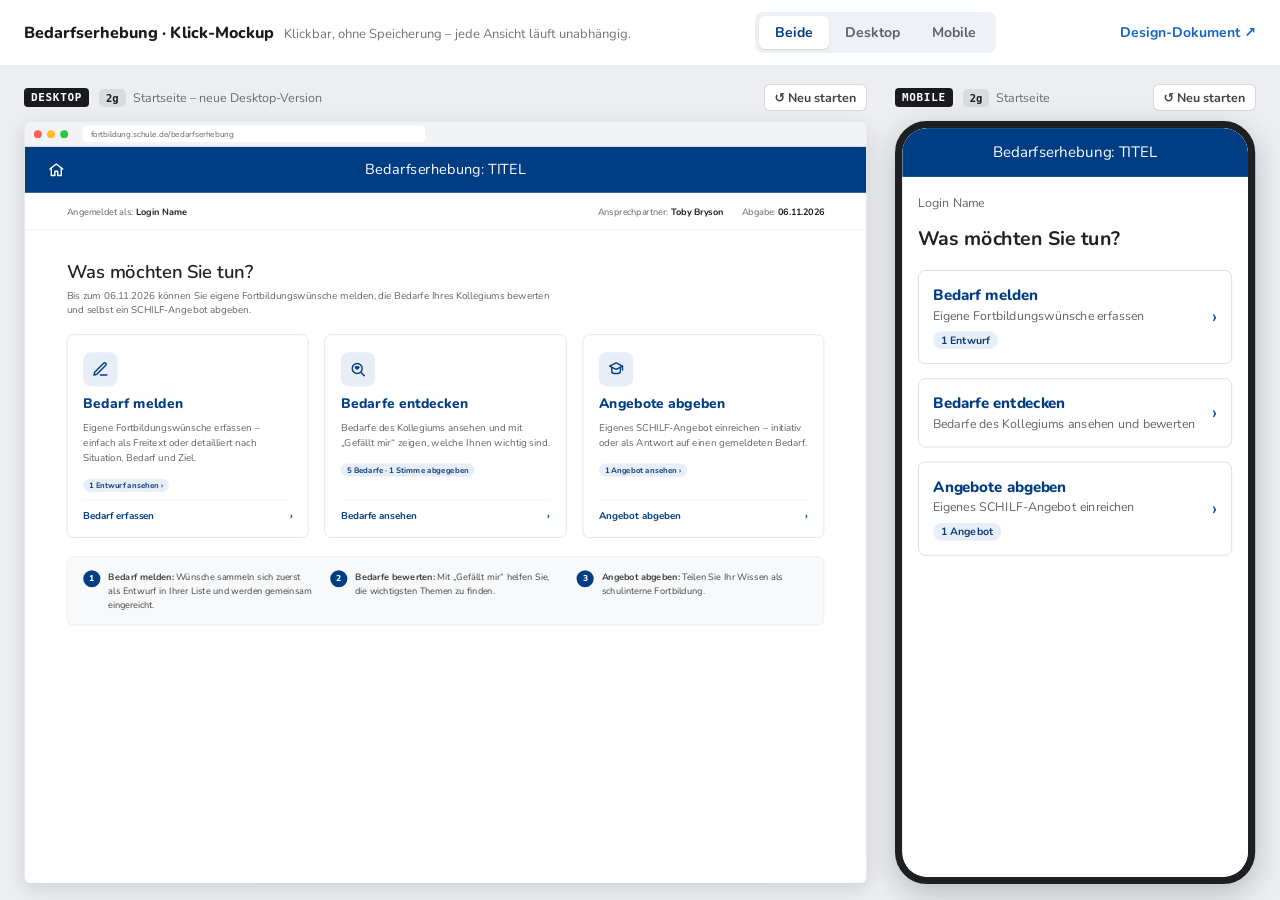
<file: index.html>
<!DOCTYPE html>
<html lang="de">
<head>
<meta charset="utf-8">
<meta name="viewport" content="width=device-width, initial-scale=1">
<title>Fortbildung Mockup</title>
<link rel="preconnect" href="https://fonts.googleapis.com">
<link href="https://fonts.googleapis.com/css2?family=Nunito:wght@400;600;700;800&display=swap" rel="stylesheet">
<style>
  :root { --bg: #eceef1; --ink: #1a1a1a; --muted: rgba(0,0,0,.55); --blue: #003d82; --accent: #2a78d6; }
  * { box-sizing: border-box; }
  html, body { margin: 0; height: 100%; }
  body { background: var(--bg); font-family: Nunito, system-ui, sans-serif; color: var(--ink); display: flex; flex-direction: column; overflow: hidden; }
  .bar { flex: none; display: flex; align-items: center; justify-content: space-between; gap: 16px; padding: 12px 24px; background: #fff; border-bottom: 1px solid rgba(0,0,0,.08); flex-wrap: wrap; }
  .brand { display: flex; align-items: baseline; gap: 10px; }
  .brand b { font-size: 16px; font-weight: 800; }
  .brand span { font-size: 13px; color: var(--muted); }
  .views { display: flex; background: #eef1f5; border-radius: 8px; padding: 4px; }
  .views button { border: 0; background: none; font: inherit; font-weight: 700; font-size: 14px; color: #5f6368; padding: 7px 16px; border-radius: 6px; cursor: pointer; display: flex; align-items: center; gap: 7px; }
  .views button.on { background: #fff; color: var(--blue); box-shadow: 0 1px 2px rgba(0,0,0,.12); }
  .tools { display: flex; align-items: center; gap: 14px; font-size: 14px; }
  .tools a { color: #1565c0; font-weight: 700; text-decoration: none; }
  .tools a:hover { text-decoration: underline; }

  .stage { flex: 1; min-height: 0; display: flex; gap: 28px; padding: 18px 24px 20px; }
  .dev { display: flex; flex-direction: column; gap: 10px; min-width: 0; min-height: 0; }
  .dev-d { flex: 1; }
  .dev-m { flex: none; }
  .stage[data-view="desktop"] .dev-m, .stage[data-view="mobile"] .dev-d { display: none; }
  .stage[data-view="mobile"] { justify-content: center; }
  .dev-head { display: flex; align-items: center; gap: 10px; font-size: 12.5px; color: var(--muted); min-height: 26px; }
  .dev-name { font: 700 11px ui-monospace, Menlo, monospace; text-transform: uppercase; letter-spacing: .06em; padding: 3px 7px; background: var(--ink); color: #fff; border-radius: 4px; }
  .scr { display: flex; align-items: center; gap: 7px; min-width: 0; white-space: nowrap; overflow: hidden; text-overflow: ellipsis; }
  .scr a { font: 600 10.5px ui-monospace, Menlo, monospace; padding: 3px 7px; background: rgba(0,0,0,.08); color: var(--ink); border-radius: 5px; text-decoration: none; }
  .scr a:hover { background: var(--accent); color: #fff; }
  .scr .new { font: 600 10.5px ui-monospace, Menlo, monospace; padding: 3px 7px; background: #fff3dc; color: #8a5a00; border-radius: 5px; }
  .reset { margin-left: auto; border: 1px solid rgba(0,0,0,.15); background: #fff; border-radius: 6px; font: inherit; font-size: 12.5px; font-weight: 700; padding: 4px 10px; cursor: pointer; color: #424242; flex: none; }
  .reset:hover { background: #f5f7fa; }
  .fit { flex: 1; min-height: 0; position: relative; }
  .scaled { position: absolute; left: 0; top: 0; transform-origin: 0 0; }
  .browser { background: #fff; border-radius: 10px; border: 1px solid rgba(0,0,0,.12); box-shadow: 0 8px 30px rgba(0,0,0,.12); overflow: hidden; display: flex; flex-direction: column; }
  .chrome { height: 38px; flex: none; display: flex; align-items: center; gap: 8px; padding: 0 14px; background: #f1f3f6; border-bottom: 1px solid #e0e3e8; }
  .chrome i { width: 12px; height: 12px; border-radius: 50%; background: #d5d9df; display: block; }
  .chrome i:nth-child(1) { background: #ff5f57; } .chrome i:nth-child(2) { background: #febc2e; } .chrome i:nth-child(3) { background: #28c840; }
  .chrome .url { margin-left: 14px; flex: 1; max-width: 520px; background: #fff; border-radius: 6px; font-size: 12.5px; color: #5f6368; padding: 4px 12px; }
  .browser iframe { flex: 1; border: 0; width: 100%; display: block; }
  .phone { width: 406px; height: 860px; border-radius: 36px; border: 8px solid #1d1f23; background: #1d1f23; box-shadow: 0 10px 34px rgba(0,0,0,.22); overflow: hidden; }
  .phone iframe { width: 390px; height: 844px; border: 0; border-radius: 28px; display: block; background: #fff; }
  @media (max-width: 720px) {
    .bar { padding: 10px 16px; }
    .brand span { display: none; }
    .stage { padding: 12px 16px; gap: 16px; }
  }
</style>
</head>
<body>
<header class="bar">
  <div class="brand"><b>Bedarfserhebung · Klick-Mockup</b><span>Klickbar, ohne Speicherung – jede Ansicht läuft unabhängig.</span></div>
  <div class="views" role="tablist" aria-label="Ansicht">
    <button data-view="both" role="tab">Beide</button>
    <button data-view="desktop" role="tab">Desktop</button>
    <button data-view="mobile" role="tab">Mobile</button>
  </div>
  <div class="tools"><a href="design/Fortbildung%20UX.dc.html" target="_blank" rel="noopener">Design-Dokument ↗</a></div>
</header>

<main class="stage" id="stage" data-view="both">
  <section class="dev dev-d">
    <div class="dev-head"><span class="dev-name">Desktop</span><span class="scr" id="scr-desktop"></span><button class="reset" data-reset="desktop">↺ Neu starten</button></div>
    <div class="fit" id="fit-desktop">
      <div class="scaled browser" id="box-desktop">
        <div class="chrome"><i></i><i></i><i></i><span class="url">fortbildung.schule.de/bedarfserhebung</span></div>
        <iframe id="frame-desktop" src="app.html?device=desktop" title="Desktop-Ansicht"></iframe>
      </div>
    </div>
  </section>
  <section class="dev dev-m" id="dev-m">
    <div class="dev-head"><span class="dev-name">Mobile</span><span class="scr" id="scr-mobile"></span><button class="reset" data-reset="mobile">↺ Neu starten</button></div>
    <div class="fit" id="fit-mobile">
      <div class="scaled phone" id="box-mobile"><iframe id="frame-mobile" src="app.html?device=mobile" title="Mobile Ansicht"></iframe></div>
    </div>
  </section>
</main>

<script>
(() => {
  const stage = document.getElementById('stage');
  const DESIGN = 'design/Fortbildung%20UX.dc.html';
  const PHONE = { w: 406, h: 860 };
  const DESK_W = 1280;

  function layout() {
    const view = stage.dataset.view;
    // Mobile: Telefon so groß wie möglich, höchstens 1:1
    const fm = document.getElementById('fit-mobile');
    const bm = document.getElementById('box-mobile');
    const devM = document.getElementById('dev-m');
    if (view !== 'desktop') {
      const availH = fm.clientHeight;
      const availW = view === 'mobile' ? stage.clientWidth - 48 : Infinity;
      const s = Math.min(1, availH / PHONE.h, availW / PHONE.w);
      bm.style.transform = `scale(${s})`;
      devM.style.width = Math.ceil(PHONE.w * s) + 'px';
    }
    // Desktop: 1280 px breit, auf die verfügbare Breite skaliert
    if (view !== 'mobile') {
      const fd = document.getElementById('fit-desktop');
      const bd = document.getElementById('box-desktop');
      const s = Math.min(1, fd.clientWidth / DESK_W);
      bd.style.width = DESK_W + 'px';
      bd.style.height = Math.floor(fd.clientHeight / s) + 'px';
      bd.style.transform = `scale(${s})`;
    }
  }

  function setView(v) {
    if (!['both', 'desktop', 'mobile'].includes(v)) v = 'both';
    stage.dataset.view = v;
    document.querySelectorAll('.views button').forEach((b) => b.classList.toggle('on', b.dataset.view === v));
    history.replaceState(null, '', v === 'both' ? location.pathname + location.search : '#' + v);
    requestAnimationFrame(layout);
  }

  document.querySelectorAll('.views button').forEach((b) => b.addEventListener('click', () => setView(b.dataset.view)));
  document.querySelectorAll('[data-reset]').forEach((b) => b.addEventListener('click', () => {
    const f = document.getElementById('frame-' + b.dataset.reset);
    f.src = 'app.html?device=' + b.dataset.reset + '&r=' + Date.now();
  }));

  // Welcher Screen aus dem Design-Dokument gerade angezeigt wird
  window.addEventListener('message', (ev) => {
    const d = ev.data;
    if (!d || d.src !== 'mockup') return;
    const el = document.getElementById('scr-' + d.device);
    if (!el) return;
    const tag = d.id ? `<a href="${DESIGN}#${d.id}" target="_blank" rel="noopener" title="Im Design-Dokument ansehen">${d.id}</a>` : '<span class="new">neu</span>';
    el.innerHTML = `${tag}<span>${d.label.replace(/[<>&]/g, '')}</span>`;
    el.title = d.label;
  });

  window.addEventListener('resize', layout);
  setView(location.hash.slice(1));
})();
</script>
</body>
</html>
</file>
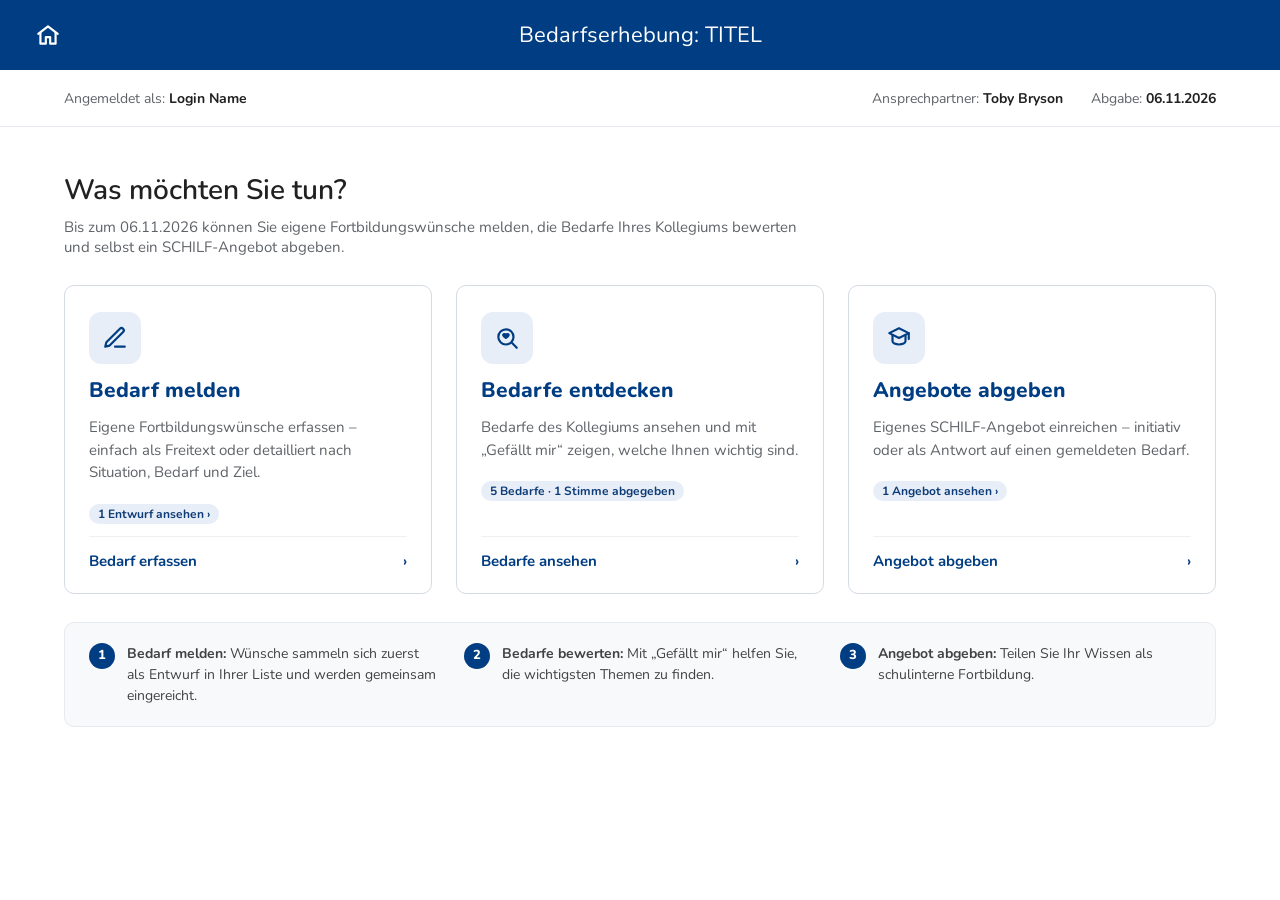
<file: app.html>
<!DOCTYPE html>
<html lang="de">
<head>
<meta charset="utf-8">
<meta name="viewport" content="width=device-width, initial-scale=1">
<title>Bedarfserhebung · Mockup</title>
<link rel="preconnect" href="https://fonts.googleapis.com">
<link href="https://fonts.googleapis.com/css2?family=Nunito:wght@400;600;700;800&display=swap" rel="stylesheet">
<link rel="stylesheet" href="css/app.css">
</head>
<body>
<div id="app"></div>
<script src="js/app.js"></script>
</body>
</html>
</file>
<file: css/app.css>
/* Klick-Mockup · Bedarfserhebung – gemeinsame Styles für Desktop (.d) und Mobile (.m) */
:root {
  --blue: #003d82;
  --blue-link: #1565c0;
  --ink: #212121;
  --muted: #5f6368;
  --line: #e0e0e0;
  --line-soft: #e6e9ee;
  --panel: #f7f9fb;
  --green: #43a047;
  --green-dark: #2e7d32;
  --red: #c62828;
  --err: #b3261e;
  --orange: #e68a00;
  --c1: #1e88e5;
  --c2: #2e9d44;
  --c3: #e68a00;
}
* { box-sizing: border-box; }
html, body { margin: 0; height: 100%; }
body { font-family: Nunito, system-ui, sans-serif; color: var(--ink); background: #fff; -webkit-font-smoothing: antialiased; }
button { font: inherit; cursor: pointer; color: inherit; }
button:disabled { cursor: not-allowed; opacity: .5; }
:focus-visible { outline: 3px solid #7fb2ff; outline-offset: 2px; }
h1 { font-size: 28px; font-weight: 600; margin: 0; }
.m h1 { font-size: 22px; font-weight: 700; }

/* ---------- Kopf ---------- */
.topbar { background: var(--blue); color: #fff; text-align: center; position: relative; font-size: 22px; padding: 20px 80px; flex: none; }
.m .topbar { font-size: 17px; padding: 16px 60px; }
.homebtn { position: absolute; left: 24px; top: 50%; transform: translateY(-50%); width: 48px; height: 48px; display: flex; align-items: center; justify-content: center; color: #fff; background: none; border: 0; border-radius: 6px; }
.homebtn:hover { background: rgba(255,255,255,.14); }
.m .homebtn { left: 10px; width: 44px; height: 44px; }
.subbar { display: flex; justify-content: space-between; align-items: center; gap: 24px; padding: 14px 64px; border-bottom: 1px solid var(--line-soft); font-size: 14px; min-height: 57px; }
.meta { display: flex; gap: 28px; color: var(--muted); }
.meta strong { color: var(--ink); }
.stepper { display: flex; align-items: center; gap: 10px; font-weight: 700; }
.step { display: flex; align-items: center; gap: 8px; color: var(--muted); background: none; border: 0; padding: 4px 6px; border-radius: 6px; font-weight: 700; font-size: 14px; }
.step:hover { background: #f1f4f8; }
.step .dot { width: 24px; height: 24px; border-radius: 50%; border: 2px solid #9aa3ae; display: flex; align-items: center; justify-content: center; font-size: 13px; }
.step.active { color: var(--blue); }
.step.active .dot { background: var(--blue); border-color: var(--blue); color: #fff; }
.step.done { color: var(--green-dark); }
.step.done .dot { background: var(--green); border-color: var(--green); color: #fff; }
.step-line { width: 32px; height: 2px; background: #c5ccd6; }
.step-line.on { background: var(--blue); }
.count { background: #e8eef7; color: #0d3c78; border-radius: 10px; padding: 0 7px; font-size: 12px; font-weight: 700; }

/* ---------- Desktop-Layout ---------- */
.d .app { min-height: 100%; display: flex; flex-direction: column; }
.split { display: grid; grid-template-columns: minmax(0,2fr) minmax(0,1fr); flex: 1; min-height: 640px; }
.split.collapsed { grid-template-columns: minmax(0,1fr) 64px; }
.main { padding: 36px 40px 40px 64px; display: flex; flex-direction: column; gap: 18px; transition: opacity .2s; }
.main.dim { opacity: .55; }
.side { background: var(--panel); border-left: 1px solid var(--line-soft); padding: 36px 32px 40px; display: flex; flex-direction: column; gap: 22px; position: relative; }
.side.alert { background: #fff; box-shadow: -8px 0 24px rgba(0,0,0,.08); }
.side.mini { padding: 72px 0 20px; align-items: center; gap: 14px; cursor: pointer; }
.side.mini:hover { background: #eef2f7; }
.side-toggle { position: absolute; left: -17px; top: 24px; width: 34px; height: 34px; border-radius: 50%; background: #fff; border: 1px solid #c5ccd6; box-shadow: 0 1px 3px rgba(0,0,0,.12); display: flex; align-items: center; justify-content: center; color: var(--blue); z-index: 1; padding: 0; }
.side-toggle:hover { background: #eef2f7; }
.vlabel { writing-mode: vertical-rl; transform: rotate(180deg); font-size: 13px; font-weight: 800; letter-spacing: .08em; color: var(--muted); }
.side-foot { margin-top: auto; display: flex; flex-direction: column; gap: 8px; }
.req { font-size: 12px; color: var(--muted); text-align: center; }
.page { padding: 36px 64px 40px; display: flex; flex-direction: column; gap: 18px; }

/* ---------- Mobile-Layout ---------- */
.m .app { height: 100%; display: flex; flex-direction: column; position: relative; overflow: hidden; }
.mstep { padding: 14px 18px 12px; border-bottom: 1px solid var(--line-soft); flex: none; }
.mstep .top { display: flex; justify-content: space-between; font-size: 13px; margin-bottom: 8px; }
.mstep strong { color: var(--blue); }
.mstep .top span { color: var(--muted); }
.prog { display: flex; gap: 5px; }
.prog span { flex: 1; height: 5px; border-radius: 3px; background: #d5dbe3; }
.prog span.on { background: var(--blue); }
.mbody { flex: 1; overflow-y: auto; padding: 20px 18px; display: flex; flex-direction: column; gap: 16px; }
.mfoot { padding: 12px 18px 18px; border-top: 1px solid var(--line); display: flex; gap: 10px; flex: none; background: #fff; }
.mfoot > .btn-outline { flex: 1; }
.mfoot > .btn-primary, .mfoot > .btn-green { flex: 2; }
.mfoot.col { flex-direction: column; gap: 8px; }
.msearch { padding: 14px 18px 12px; border-bottom: 1px solid var(--line-soft); display: flex; gap: 10px; align-items: center; flex: none; }
.msearch .input { flex: 1; padding: 11px 12px; }

/* ---------- Texte & Hinweise ---------- */
.lead { font-size: 15px; color: var(--muted); }
.muted { color: var(--muted); }
.small { font-size: 13px; }
.row { display: flex; align-items: center; gap: 18px; }
.between { display: flex; justify-content: space-between; align-items: center; gap: 16px; }
.between.end { align-items: flex-end; }
.info { background: #e3e9f2; border-left: 4px solid #7f9cc4; border-radius: 4px; padding: 14px 18px; color: #0d3c78; font-size: 15px; line-height: 1.5; }
.warn { font-size: 13px; color: var(--red); font-weight: 700; }
.warnbox { background: #fff6e0; color: #8a5a00; border-radius: 6px; padding: 10px 12px; font-size: 14px; line-height: 1.4; }
.flash { background: #e6f4ea; color: #1e6b32; border-radius: 6px; padding: 10px 14px; font-size: 14px; font-weight: 700; align-self: flex-start; animation: pop .35s ease-out; }
.m .flash { align-self: stretch; padding: 10px 12px; }
@keyframes pop { from { transform: translateY(-6px); opacity: 0; } to { transform: none; opacity: 1; } }
.eyebrow { font-size: 12px; font-weight: 800; letter-spacing: .06em; color: var(--muted); }
.link { background: none; border: 0; padding: 0; color: var(--blue-link); font-weight: 700; font-size: 14px; }
.link:hover { color: var(--blue); text-decoration: underline; }
.link.red { color: var(--red); }
.empty { padding: 28px 0; text-align: center; color: var(--muted); font-size: 15px; }

/* ---------- Formularfelder ---------- */
.field { display: flex; flex-direction: column; gap: 6px; }
.field > label, .field > .lbl { font-weight: 700; font-size: 15px; }
.field .help { font-size: 13px; color: var(--muted); }
.field .errtext { font-size: 13px; color: var(--err); }
.field.err > label, .field.err > .lbl { color: var(--err); }
.field.c1 > label { color: var(--c1); }
.field.c2 > label { color: var(--c2); }
.field.c3 > label { color: var(--c3); }
.input, .textarea { background: #f5f5f5; border: 0; border-bottom: 1px solid #9e9e9e; border-radius: 4px 4px 0 0; padding: 12px 16px; font: inherit; font-size: 15px; color: var(--ink); width: 100%; line-height: 1.5; }
.m .input, .m .textarea { padding: 12px 14px; }
.input.white { background: #fff; border: 1px solid #d5dbe3; border-bottom-color: #9e9e9e; padding: 11px 14px; }
.textarea { resize: vertical; display: block; }
.input:focus, .textarea:focus { outline: none; border-bottom: 2px solid var(--c1); padding-bottom: 11px; }
.input::placeholder, .textarea::placeholder { color: #757575; }
.field.err .input, .field.err .textarea { border-bottom: 2px solid var(--err); background: #fdf3f2; }
.select { text-align: left; text-align-last: left; appearance: none; -webkit-appearance: none; width: 100%; font: inherit; font-size: 15px; color: var(--ink); background: #fff url("data:image/svg+xml,%3Csvg xmlns='http://www.w3.org/2000/svg' width='12' height='8' viewBox='0 0 12 8'%3E%3Cpath d='M1 1l5 5 5-5' fill='none' stroke='%23212121' stroke-width='2'/%3E%3C/svg%3E") no-repeat right 14px center; border: 1px solid #d5dbe3; border-bottom-color: #9e9e9e; border-radius: 4px 4px 0 0; padding: 11px 36px 11px 14px; }
.m .select.fill { background-color: #f5f5f5; border: 0; border-bottom: 1px solid #9e9e9e; padding: 13px 36px 13px 14px; }
.select.empty { color: #757575; }
.field.err .select { border: 2px solid var(--err); }
.sortsel { appearance: none; -webkit-appearance: none; border: 0; background: none; font: inherit; font-weight: 700; color: var(--ink); padding: 0 2px; }
.check { display: flex; align-items: center; gap: 10px; font-size: 15px; cursor: pointer; }
.check input { width: 20px; height: 20px; accent-color: var(--blue); margin: 0; }

/* Segmente (Umschalter mit Balken) */
.seg { display: flex; border: 1px solid #b0b8c4; border-radius: 6px; overflow: hidden; background: #fff; }
.seg button { flex: 1; border: 0; background: #fff; padding: 10px 4px; font-size: 14px; display: flex; flex-direction: column; align-items: center; justify-content: center; gap: 6px; min-height: 42px; }
.seg button + button { border-left: 1px solid var(--line); }
.seg button:hover:not(.on) { background: #f1f4f8; }
.seg button.on { background: var(--blue); color: #fff; font-weight: 700; }
.seg.lv button { font-size: 13px; }
.m .seg button { padding: 12px 4px; }
.m .seg.lv button { padding: 10px 2px; font-size: 12.5px; }
.field.err .seg { border: 2px solid var(--err); }
.bars { display: flex; align-items: flex-end; gap: 2px; }
.bars i { display: block; }

/* Einfach/Detailliert */
.mode { display: flex; background: #eef1f5; border-radius: 8px; padding: 4px; font-size: 14px; font-weight: 700; flex: none; }
.mode button { border: 0; background: none; padding: 8px 18px; color: var(--muted); border-radius: 6px; font-weight: 700; }
.mode button.on { background: #fff; box-shadow: 0 1px 2px rgba(0,0,0,.12); color: var(--blue); }
.m .mode { display: grid; grid-template-columns: 1fr 1fr; }
.m .mode button { padding: 10px; }

/* ---------- Buttons ---------- */
.btn-green, .btn-primary, .btn-outline, .btn-chip, .btn-dashed { border-radius: 4px; font-weight: 700; font-size: 14px; text-align: center; }
.btn-green { background: var(--green); color: #fff; border: 0; padding: 13px 22px; letter-spacing: .05em; }
.btn-green:hover:not(:disabled) { background: #388e3c; }
.m .btn-green { letter-spacing: 0; padding: 14px; }
.m .btn-green.caps { letter-spacing: .05em; }
.btn-primary { background: var(--blue); color: #fff; border: 0; padding: 14px 20px; }
.btn-primary:hover { background: #002d61; }
.btn-outline { background: #fff; border: 1px solid #b0b8c4; color: var(--muted); padding: 12px 20px; }
.m .btn-outline { padding: 14px; }
.btn-outline:hover { background: #f5f7fa; }
.btn-chip { display: inline-flex; align-items: center; gap: 6px; padding: 8px 14px; min-height: 40px; border: 1px solid #7f9cc4; border-radius: 20px; background: #fff; color: var(--blue); white-space: nowrap; flex: none; }
.btn-chip:hover { background: #eef3fa; }
.btn-dashed { padding: 10px 16px; border: 1px dashed #7f9cc4; border-radius: 6px; font-size: 13px; color: var(--blue); background: #fff; white-space: nowrap; flex: none; }
.m .btn-dashed { padding: 13px; border-radius: 8px; font-size: 14px; }
.btn-dashed:hover { background: #eef3fa; }
.btn-filter { display: flex; align-items: center; gap: 6px; padding: 0 14px; height: 44px; border: 1px solid var(--blue); border-radius: 6px; font-weight: 700; font-size: 14px; color: var(--blue); background: #fff; }
.btn-filter .n { background: var(--blue); color: #fff; border-radius: 10px; padding: 0 7px; font-size: 12px; }
.pending { display: flex; align-items: center; gap: 10px; background: #fff6e0; color: #8a5a00; border: 0; border-radius: 6px; padding: 10px 14px; font-size: 14px; }
.pending:hover { background: #ffedc2; }
.badge-o { width: 24px; height: 24px; border-radius: 50%; background: var(--orange); color: #fff; font-size: 12px; font-weight: 800; display: flex; align-items: center; justify-content: center; flex: none; }
.foot-row { display: flex; justify-content: flex-end; align-items: center; gap: 14px; margin-top: auto; padding-top: 12px; border-top: 1px solid #eef0f3; }

/* ---------- Chips ---------- */
.chips { display: flex; gap: 6px; flex-wrap: wrap; }
.chip { display: inline-flex; align-items: center; gap: 6px; font-size: 12px; padding: 2px 10px; border-radius: 12px; font-weight: 700; background: #f1f1f1; color: #424242; }
.chip.lvl { background: #e8eef7; color: #0d3c78; }
.chip.dig { background: #e6f4ea; color: #1e6b32; }
.chip.det { background: #fff3dc; color: #8a5a00; }

/* ---------- Liken ---------- */
.like { display: flex; align-items: center; justify-content: center; gap: 8px; border: 1px solid #b0b8c4; background: #fff; color: var(--blue-link); border-radius: 22px; padding: 8px 14px; font-weight: 700; font-size: 14px; white-space: nowrap; }
.like:hover { border-color: var(--blue-link); }
.like.on { border-color: var(--red); background: #fdecec; color: var(--red); }
.like.bump { animation: bump .3s ease-out; }
@keyframes bump { 50% { transform: scale(1.08); } }
.m .like { padding: 11px; }

/* ---------- Listen ---------- */
.needlist { border-top: 1px solid var(--line); }
.need-row { display: grid; grid-template-columns: minmax(0,1fr) 150px; gap: 24px; padding: 20px 0; border-bottom: 1px solid var(--line); align-items: start; }
.need-body { display: flex; flex-direction: column; gap: 8px; }
.need-text { font-size: 15px; line-height: 1.55; }
.need-meta { display: flex; gap: 18px; align-items: center; font-size: 13px; color: var(--muted); }
.pager { display: flex; justify-content: flex-end; gap: 24px; font-size: 14px; color: var(--muted); }
.pager strong { color: var(--ink); }
.ncard { border: 1px solid var(--line); border-radius: 8px; padding: 14px; display: flex; flex-direction: column; gap: 10px; }
.ncard .need-text { line-height: 1.5; }

.table { border: 1px solid var(--line); border-radius: 6px; }
.tr { display: grid; gap: 20px; padding: 16px 20px; font-size: 15px; align-items: start; border-bottom: 1px solid #eee; }
.tr:last-child { border-bottom: 0; }
.tr.th { padding: 12px 20px; font-weight: 700; font-size: 14px; border-bottom: 1px solid var(--line); align-items: center; }
.tr.sel { background: #f5f8fc; }
.cols-w { grid-template-columns: 28px minmax(0,1fr) 180px 140px 170px; }
.cols-o { grid-template-columns: minmax(0,1fr) 180px 140px 130px; }
.tr .acts { display: flex; justify-content: flex-end; gap: 14px; }
.cb { width: 20px; height: 20px; border-radius: 4px; border: 1.5px solid #5f6368; background: #fff; color: #fff; font-size: 13px; font-weight: 800; display: flex; align-items: center; justify-content: center; padding: 0; line-height: 1; }
.cb.on, .cb.part { background: var(--blue); border-color: var(--blue); }
.m .cb { width: 24px; height: 24px; font-size: 15px; }
.wcard { border: 1px solid var(--line); background: #fff; border-radius: 8px; padding: 14px; display: grid; grid-template-columns: 24px minmax(0,1fr); gap: 12px; align-items: start; cursor: pointer; }
.wcard.on { border: 2px solid var(--blue); background: #f5f8fc; padding: 13px; }
.wcard .acts { display: flex; gap: 18px; }
.tabs { display: flex; gap: 4px; border-bottom: 2px solid var(--line); font-size: 15px; font-weight: 700; }
.tabs button { padding: 10px 16px; color: var(--muted); background: none; border: 0; border-bottom: 3px solid transparent; margin-bottom: -2px; font-weight: 700; white-space: nowrap; }
.tabs button.on { color: var(--blue); border-bottom-color: var(--blue); }
.m .tabs { font-size: 14px; overflow-x: auto; }
.m .tabs button { padding: 10px 10px; }
.summary { border: 1px solid var(--line); border-radius: 8px; overflow: hidden; }
.summary > div { padding: 14px; display: flex; flex-direction: column; gap: 10px; }
.summary > div + div { border-top: 1px solid #eee; }
.summary .head { display: flex; justify-content: space-between; font-size: 12px; font-weight: 700; color: var(--muted); }
.summary p { margin: 0; font-size: 14px; line-height: 1.45; }
.k1 { color: var(--c1); font-weight: 700; }
.k2 { color: var(--c2); font-weight: 700; }
.k3 { color: var(--c3); font-weight: 700; }

/* ---------- Startseite ---------- */
.hcard { border: 1px solid #d5dbe3; border-radius: 8px; padding: 16px; display: flex; justify-content: space-between; align-items: center; gap: 12px; background: #fff; text-align: left; cursor: pointer; width: 100%; }
.hcard:hover { border-color: var(--blue); box-shadow: 0 2px 10px rgba(0,61,130,.12); }
.hcard .t { font-weight: 800; font-size: 17px; color: var(--blue); }
.hcard .s { font-size: 14px; color: var(--muted); margin-top: 2px; }
.hcard .arrow { font-size: 22px; color: var(--blue); }
.hbadge { margin-top: 8px; font-size: 12px; font-weight: 700; color: #0d3c78; background: #e8eef7; border-radius: 12px; padding: 2px 9px; display: inline-block; border: 0; }
.hbadge:hover { background: #d4e0f1; }
.dhome { padding: 44px 64px 56px; display: flex; flex-direction: column; gap: 28px; }
.dhome .intro { display: flex; flex-direction: column; gap: 8px; max-width: 760px; }
.dcards { display: grid; grid-template-columns: repeat(3, minmax(0,1fr)); gap: 24px; }
.dcard { border: 1px solid #d5dbe3; border-radius: 10px; padding: 26px 24px 22px; display: flex; flex-direction: column; gap: 12px; background: #fff; text-align: left; cursor: pointer; min-height: 250px; transition: box-shadow .15s, border-color .15s, transform .15s; }
.dcard:hover { border-color: var(--blue); box-shadow: 0 6px 22px rgba(0,61,130,.14); transform: translateY(-2px); }
.dcard .ico { width: 52px; height: 52px; border-radius: 12px; background: #e8eef7; color: var(--blue); display: flex; align-items: center; justify-content: center; }
.dcard .t { font-weight: 800; font-size: 21px; color: var(--blue); }
.dcard .s { font-size: 15px; color: var(--muted); line-height: 1.5; }
.dcard .cta { margin-top: auto; display: flex; justify-content: space-between; align-items: center; padding-top: 14px; border-top: 1px solid #eef0f3; font-weight: 700; color: var(--blue); font-size: 15px; }
.howto { display: grid; grid-template-columns: repeat(3, minmax(0,1fr)); gap: 24px; background: var(--panel); border: 1px solid var(--line-soft); border-radius: 10px; padding: 20px 24px; }
.howto div { display: flex; gap: 12px; align-items: flex-start; font-size: 14px; color: #424242; line-height: 1.5; }
.howto .num { width: 26px; height: 26px; border-radius: 50%; background: var(--blue); color: #fff; font-weight: 800; font-size: 13px; display: flex; align-items: center; justify-content: center; flex: none; }

/* ---------- Overlays ---------- */
.overlay { position: fixed; inset: 0; background: rgba(10,25,50,.5); z-index: 20; animation: fade .2s; }
@keyframes fade { from { opacity: 0; } }
.dialog { position: fixed; z-index: 21; background: #fff; border-radius: 12px; box-shadow: 0 12px 40px rgba(0,0,0,.3); display: flex; flex-direction: column; overflow: hidden; animation: rise .22s ease-out; }
@keyframes rise { from { transform: translateY(16px); opacity: 0; } }
.d .dialog { left: 50%; top: 50%; transform: translate(-50%,-50%); width: 640px; max-height: 80vh; animation: none; }
.d .dialog.narrow { width: 460px; }
.m .dialog.float { left: 12px; right: 12px; top: 96px; bottom: 16px; }
.m .dialog.center { left: 16px; right: 16px; top: 50%; transform: translateY(-50%); animation: none; }
.m .dialog.sheet { left: 0; right: 0; bottom: 0; top: 120px; border-radius: 16px 16px 0 0; }
.dlg-head { display: flex; justify-content: space-between; align-items: center; padding: 14px 10px 12px 18px; border-bottom: 1px solid var(--line-soft); }
.d .dlg-head { padding: 18px 16px 14px 24px; }
.dlg-head .t { font-weight: 800; font-size: 18px; }
.dlg-head .s { font-size: 13px; color: var(--muted); }
.xbtn { width: 44px; height: 44px; display: flex; align-items: center; justify-content: center; border-radius: 22px; background: #f1f3f6; font-size: 22px; border: 0; flex: none; }
.xbtn:hover { background: #e4e8ee; }
.dlg-body { flex: 1; overflow: auto; padding: 16px 18px; display: flex; flex-direction: column; gap: 14px; }
.d .dlg-body { padding: 20px 24px; }
.dlg-foot { padding: 12px 18px 16px; border-top: 1px solid var(--line-soft); display: flex; gap: 10px; justify-content: flex-end; }
.d .dlg-foot { padding: 14px 24px 18px; }
.m .dlg-foot > * { flex: 1; }
.m .dlg-foot > .btn-primary, .m .dlg-foot > .btn-green { flex: 2; }
.excard { border: 1px solid var(--line); border-radius: 8px; padding: 14px; display: flex; flex-direction: column; gap: 8px; }
.excard .h { font-size: 12px; font-weight: 800; color: var(--muted); }
.excard p { margin: 0; font-size: 14px; line-height: 1.5; }
.excard .btn-chip { align-self: flex-start; min-height: 34px; padding: 5px 12px; font-size: 13px; }
.done-ico { width: 56px; height: 56px; border-radius: 50%; background: #e6f4ea; color: var(--green-dark); font-size: 28px; font-weight: 800; display: flex; align-items: center; justify-content: center; align-self: center; }
.center-text { text-align: center; }

.mlist-head { display: flex; justify-content: space-between; align-items: flex-start; gap: 10px; }
.mlist-head h1 { font-size: 21px; }
.mlist-head .link { white-space: nowrap; flex: none; padding-top: 4px; }
</file>
